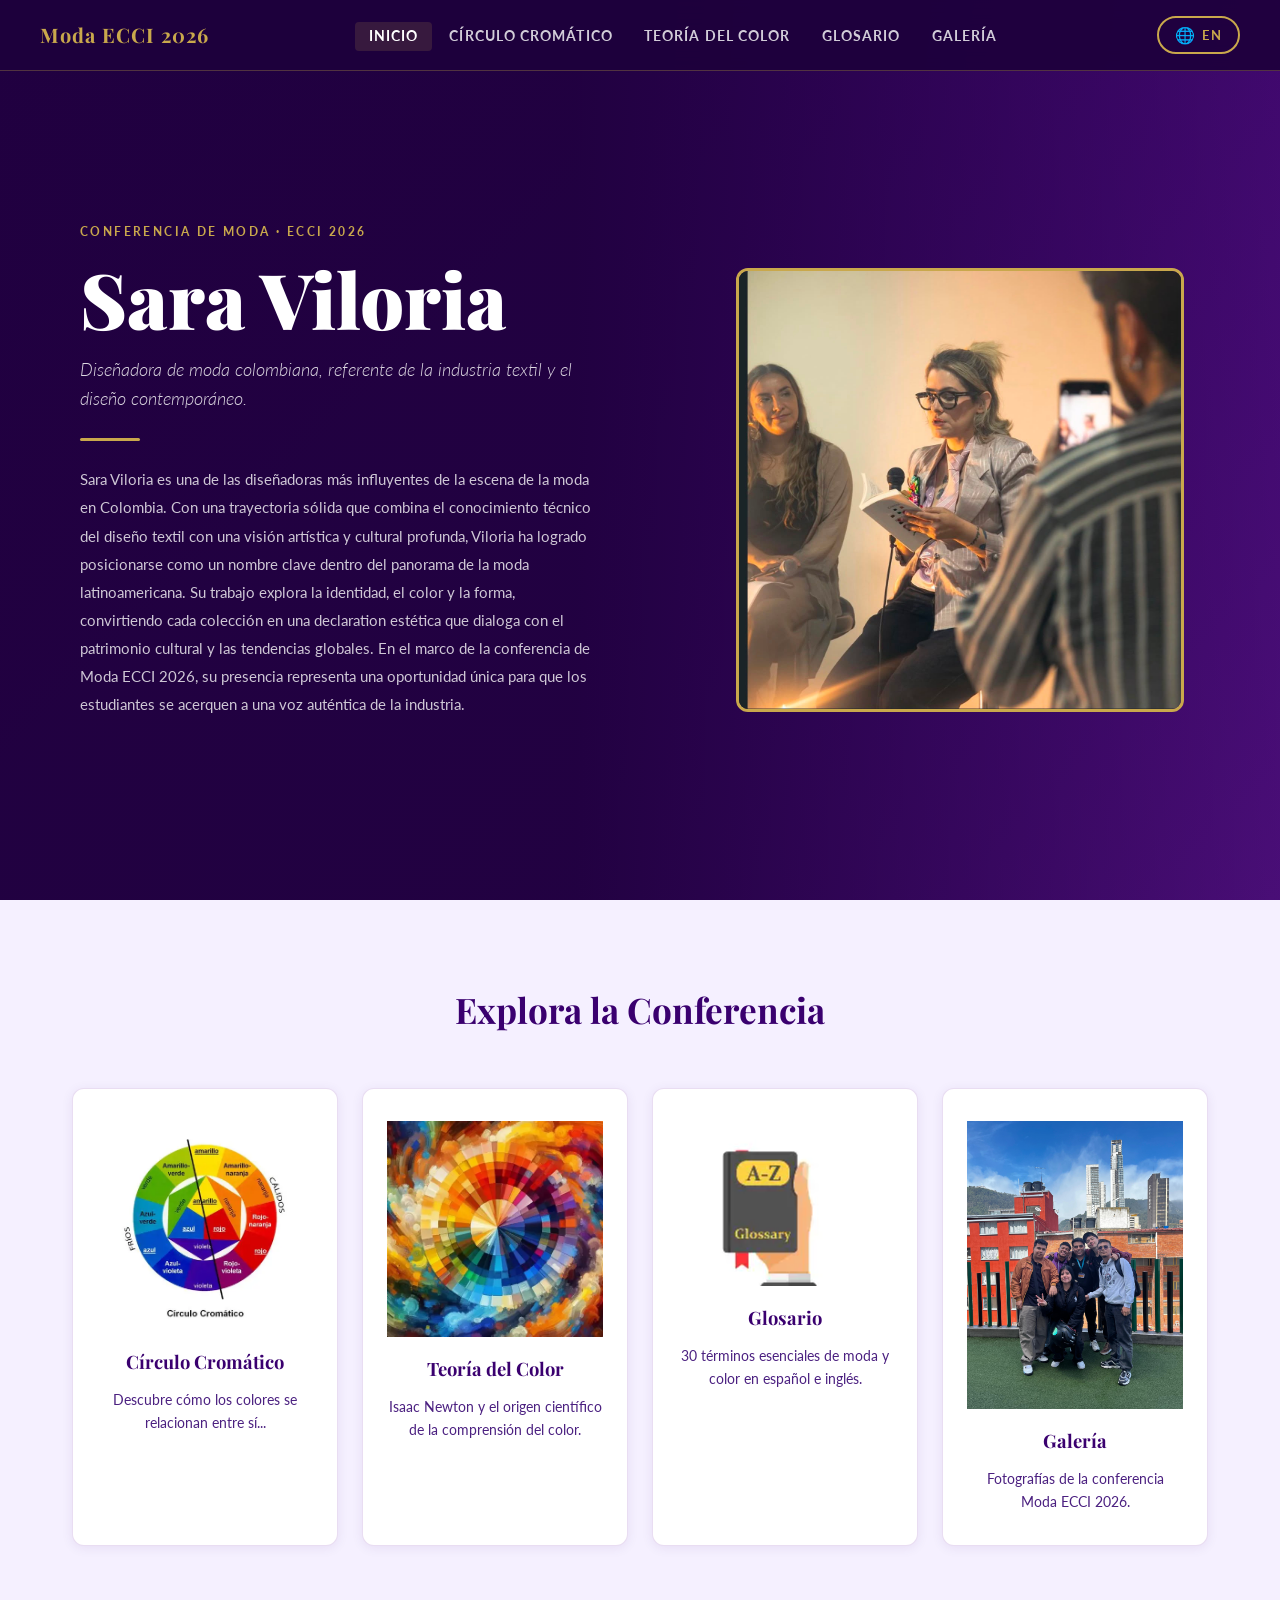
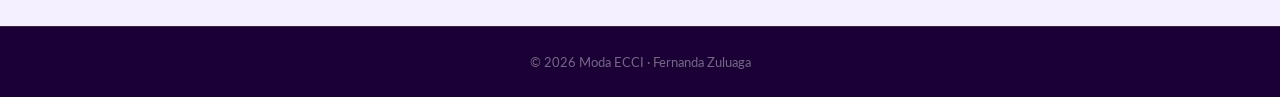
<file: index.html>
<!DOCTYPE html>

<html lang="es">

<head>

  <meta charset="UTF-8" />

  <meta name="viewport" content="width=device-width, initial-scale=1.0" />

  <title data-es="Moda ECCI 2026" data-en="ECCI Fashion 2026">Moda ECCI 2026</title>

  <link rel="stylesheet" href="css/styles.css" />

  <link href="https://fonts.googleapis.com/css2?family=Playfair+Display:ital,wght@0,400;0,700;0,900;1,400&family=Lato:wght@300;400;700&display=swap" rel="stylesheet" />

</head>

<body>



  <!-- ===== NAVBAR ===== -->

  <nav class="navbar" id="navbar">

    <div class="nav-logo">

      <span class="nav-logo-text" data-es="Moda ECCI 2026" data-en="ECCI Fashion 2026">Moda ECCI 2026</span>

    </div>

    <ul class="nav-links" id="navLinks">

      <li><a href="index.html" class="nav-link active" data-es="Inicio" data-en="Home">Inicio</a></li>

      <li><a href="pages/circulo-cromatico.html" class="nav-link" data-es="Círculo Cromático" data-en="Color Wheel">Círculo Cromático</a></li>

      <li><a href="pages/teoria-color.html" class="nav-link" data-es="Teoría del Color" data-en="Color Theory">Teoría del Color</a></li>

      <li><a href="pages/glosario.html" class="nav-link" data-es="Glosario" data-en="Glossary">Glosario</a></li>

      <li><a href="pages/galeria.html" class="nav-link" data-es="Galería" data-en="Gallery">Galería</a></li>

    </ul>

    <button class="lang-btn" id="langBtn" onclick="toggleLang()">

      <span class="lang-icon">🌐</span>

      <span id="langLabel">EN</span>

    </button>

    <button class="hamburger" id="hamburger" onclick="toggleMenu()">&#9776;</button>

  </nav>



 <!-- ===== HERO: SARA VILORIA ===== -->
    <section class="hero" id="hero">
      <div class="hero-overlay"></div>
      <div class="hero-content">
        <p class="hero-eyebrow" data-es="Conferencia de Moda · ECCI 2026" data-en="Fashion Conference · ECCI 2026">Conferencia de Moda · ECCI 2026</p>
        <h1 class="hero-title">Sara Viloria</h1>
        <p class="hero-subtitle" data-es="Diseñadora de moda colombiana, referente de la industria textil y el diseño contemporáneo." data-en="Colombian fashion designer, a benchmark in the textile industry and contemporary design.">
          Diseñadora de moda colombiana, referente de la industria textil y el diseño contemporáneo.
        </p>
        <div class="hero-divider"></div>
        <p class="hero-intro" data-es="Sara Viloria es una de las diseñadoras más influyentes de la escena de la moda en Colombia. Con una trayectoria sólida que combina el conocimiento técnico del diseño textil con una visión artística y cultural profunda, Viloria ha logrado posicionarse como un nombre clave dentro del panorama de la moda latinoamericana. Su trabajo explora la identidad, el color y la forma, convirtiendo cada colección en una declaration estética que dialoga con el patrimonio cultural y las tendencias globales. En el marco de la conferencia de Moda ECCI 2026, su presencia representa una oportunidad única para que los estudiantes se acerquen a una voz auténtica de la industria." data-en="Sara Viloria is one of the most influential designers on the Colombian fashion scene. With a solid career that combines technical knowledge of textile design with a deep artistic and cultural vision, Viloria has positioned herself as a key name in the Latin American fashion landscape. Her work explores identity, color, and form, turning each collection into an aesthetic statement that dialogues with cultural heritage and global trends. As part of the ECCI 2026 Fashion Conference, her presence represents a unique opportunity for students to engage with an authentic voice from the industry.">
          Sara Viloria es una de las diseñadoras más influyentes de la escena de la moda en Colombia. Con una trayectoria sólida que combina el conocimiento técnico del diseño textil con una visión artística y cultural profunda, Viloria ha logrado posicionarse como un nombre clave dentro del panorama de la moda latinoamericana. Su trabajo explora la identidad, el color y la forma, convirtiendo cada colección en una declaración estética que dialoga con el patrimonio cultural y las tendencias globales. En el marco de la conferencia de Moda ECCI 2026, su presencia representa una oportunidad única para que los estudiantes se acerquen a una voz auténtica de la industria.
        </p>
        <!-- El botón que estaba aquí ha sido eliminado -->
      </div>
      
      <div class="hero-img-placeholder">
        <img src="img/sara.png" alt="Sara Viloria" style="max-width: 70%; height: auto; object-fit: cover; border-radius: 12px; border: 3px solid var(--gold); margin: 0 auto;">
      </div>
    </section>

 <!-- ===== SECCIÓN: NAVEGACIÓN RÁPIDA ===== -->
<section class="quick-nav">
  <div class="container">
    <h2 class="section-title" data-es="Explora la Conferencia" data-en="Explore the Conference">Explora la Conferencia</h2>
    
    <div class="cards-grid">

      <!-- TARJETA 1: CÍRCULO CROMÁTICO -->
      <a href="pages/circulo-cromatico.html" class="card">
        <div class="card-icon">
          <img src="img/circulocroma.png" alt="Círculo Cromático" class="card-img" />
        </div>
        <h3 data-es="Círculo Cromático" data-en="Color Wheel">Círculo Cromático</h3>
        <p data-es="Descubre cómo los colores se relacionan entre sí..." data-en="Discover how colors relate...">Descubre cómo los colores se relacionan entre sí y su aplicación en moda.</p>
      </a>

      <!-- TARJETA 2: TEORÍA DEL COLOR -->
      <a href="pages/teoria-color.html" class="card">
        <div class="card-icon">
          <img src="img/teoria.png" alt="Teoría del Color" class="card-img" />
        </div>
        <h3 data-es="Teoría del Color" data-en="Color Theory">Teoría del Color</h3>
        <p data-es="Isaac Newton y el origen científico de la comprensión del color." data-en="Isaac Newton and the scientific origin of understanding color.">Isaac Newton y el origen científico de la comprensión del color.</p>
      </a>

      <!-- TARJETA 3: GLOSARIO -->
      <a href="pages/glosario.html" class="card">
        <div class="card-icon">
          <img src="img/glosario.png" alt="Glosario" class="card-img" />
        </div>
        <h3 data-es="Glosario" data-en="Glossary">Glosario</h3>
        <p data-es="30 términos esenciales de moda y color en español e inglés." data-en="30 essential fashion and color terms in Spanish and English.">30 términos esenciales de moda y color en español e inglés.</p>
      </a>

      <!-- TARJETA 4: GALERÍA -->
      <a href="pages/galeria.html" class="card">
        <div class="card-icon">
          <img src="img/todos.png" alt="Galería" class="card-img" />
        </div>
        <h3 data-es="Galería" data-en="Gallery">Galería</h3>
        <p data-es="Fotografías de la conferencia Moda ECCI 2026." data-en="Photographs from the ECCI 2026 Fashion Conference.">Fotografías de la conferencia Moda ECCI 2026.</p>
      </a>

    </div>
  </div>
</section>
  <!-- ===== FOOTER ===== -->

  <footer class="footer">

    <p data-es="© 2026 Moda ECCI ·  Fernanda Zuluaga " data-en="© 2026 ECCI Fashion · All rights reserved">© 2026 Moda ECCI · Fernanda Zuluaga</p>

  </footer>



  <script src="js/lang.js"></script>

</body>

</html>
</file>
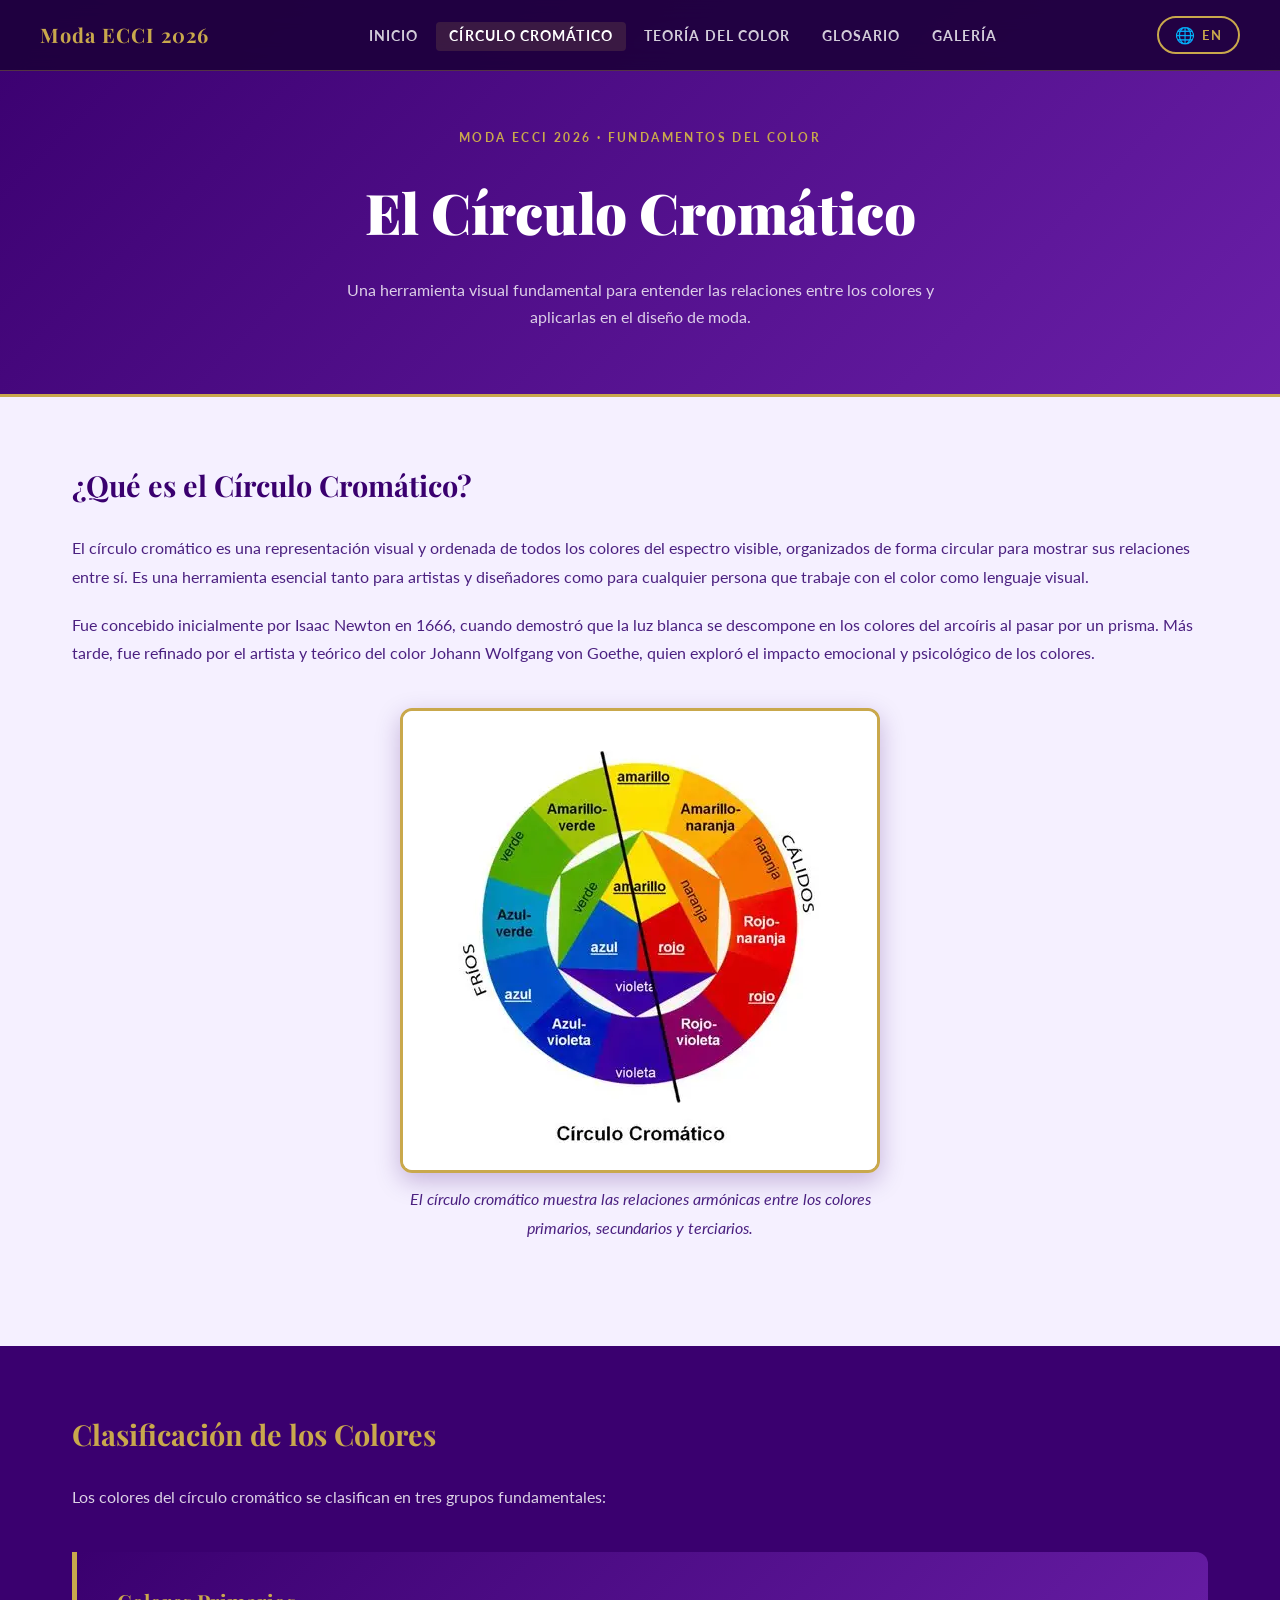
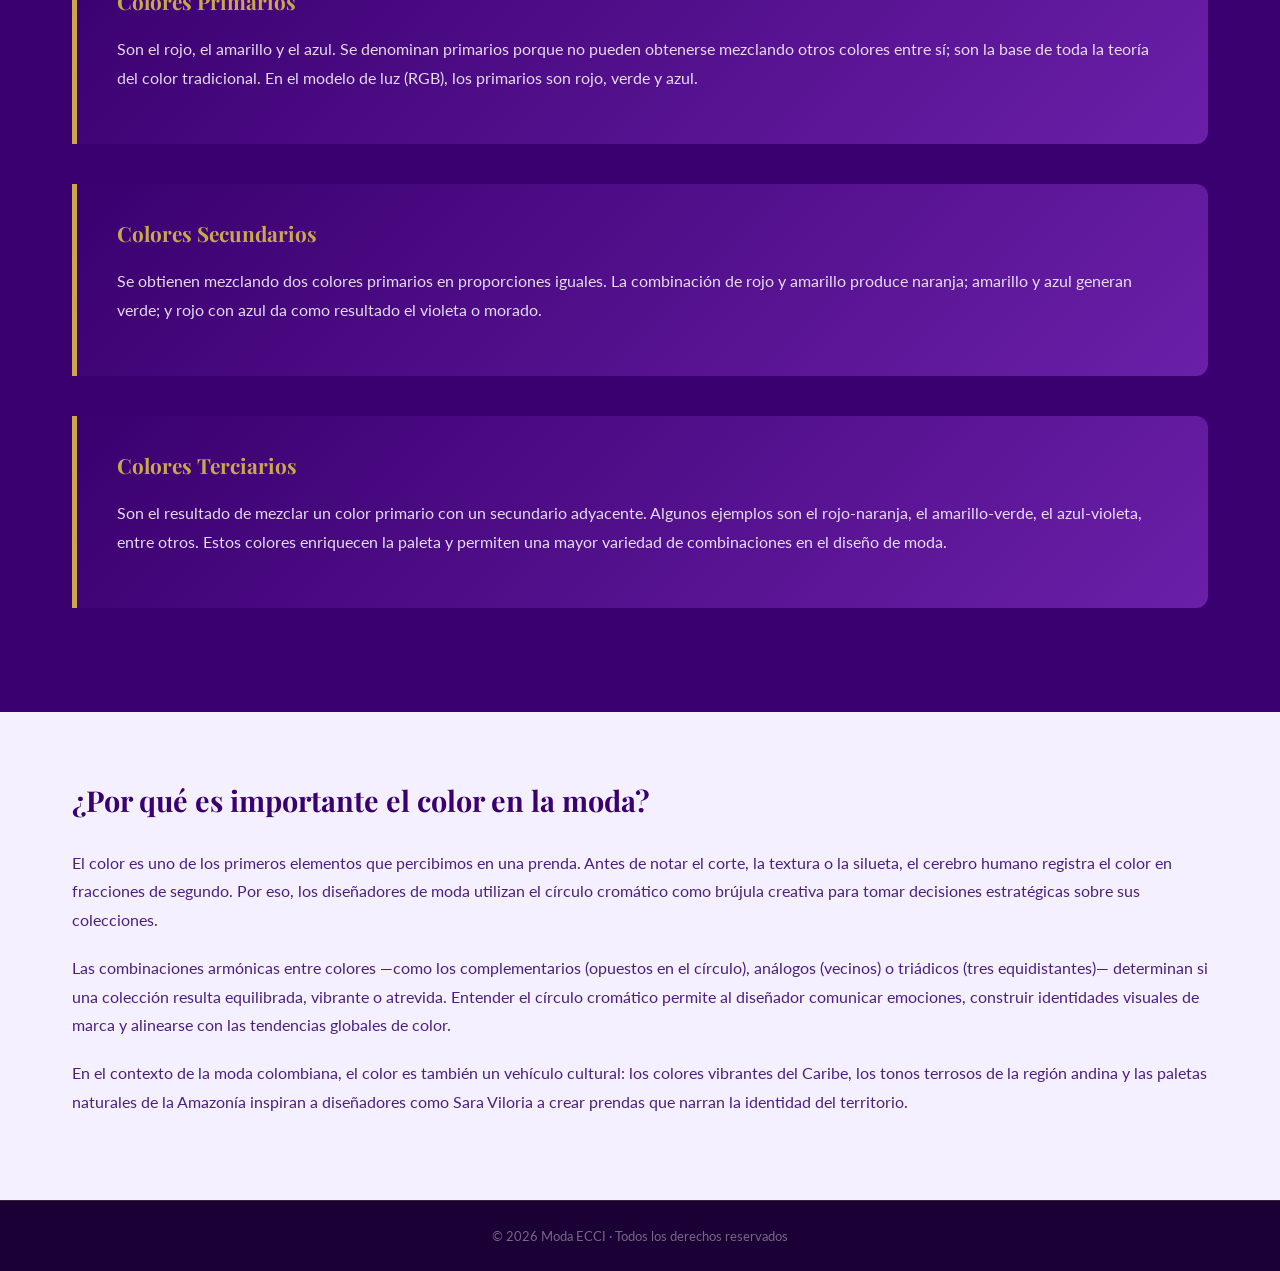
<file: pages/circulo-cromatico.html>
<!DOCTYPE html>
<html lang="es">
<head>
  <meta charset="UTF-8" />
  <meta name="viewport" content="width=device-width, initial-scale=1.0" />
  <title data-es="Círculo Cromático · Moda ECCI 2026" data-en="Color Wheel · ECCI Fashion 2026">Círculo Cromático · Moda ECCI 2026</title>
  <link rel="stylesheet" href="../css/styles.css" />
  <link href="https://fonts.googleapis.com/css2?family=Playfair+Display:ital,wght@0,400;0,700;0,900;1,400&family=Lato:wght@300;400;700&display=swap" rel="stylesheet" />
</head>
<body>

  <!-- NAVBAR -->
  <nav class="navbar" id="navbar">
    <div class="nav-logo">
      <a href="../index.html"><span class="nav-logo-text" data-es="Moda ECCI 2026" data-en="ECCI Fashion 2026">Moda ECCI 2026</span></a>
    </div>
    <ul class="nav-links" id="navLinks">
      <li><a href="../index.html" class="nav-link" data-es="Inicio" data-en="Home">Inicio</a></li>
      <li><a href="circulo-cromatico.html" class="nav-link active" data-es="Círculo Cromático" data-en="Color Wheel">Círculo Cromático</a></li>
      <li><a href="teoria-color.html" class="nav-link" data-es="Teoría del Color" data-en="Color Theory">Teoría del Color</a></li>
      <li><a href="glosario.html" class="nav-link" data-es="Glosario" data-en="Glossary">Glosario</a></li>
      <li><a href="galeria.html" class="nav-link" data-es="Galería" data-en="Gallery">Galería</a></li>
    </ul>
    <button class="lang-btn" id="langBtn" onclick="toggleLang()">
      <span class="lang-icon">🌐</span>
      <span id="langLabel">EN</span>
    </button>
    <button class="hamburger" id="hamburger" onclick="toggleMenu()">&#9776;</button>
  </nav>

  <!-- ENCABEZADO -->
  <header class="page-header">
    <p class="eyebrow" data-es="Moda ECCI 2026 · Fundamentos del Color" data-en="ECCI Fashion 2026 · Color Fundamentals">Moda ECCI 2026 · Fundamentos del Color</p>
    <h1 data-es="El Círculo Cromático" data-en="The Color Wheel">El Círculo Cromático</h1>
    <p data-es="Una herramienta visual fundamental para entender las relaciones entre los colores y aplicarlas en el diseño de moda." data-en="A fundamental visual tool for understanding color relationships and applying them in fashion design.">
      Una herramienta visual fundamental para entender las relaciones entre los colores y aplicarlas en el diseño de moda.
    </p>
  </header>

  <!-- ¿QUÉ ES? -->
  <section class="content-section">
    <div class="container">
      <h2 data-es="¿Qué es el Círculo Cromático?" data-en="What is the Color Wheel?">¿Qué es el Círculo Cromático?</h2>
      <p data-es="El círculo cromático es una representación visual y ordenada de todos los colores del espectro visible, organizados de forma circular para mostrar sus relaciones entre sí. Es una herramienta esencial tanto para artistas y diseñadores como para cualquier persona que trabaje con el color como lenguaje visual." data-en="The color wheel is a visual and organized representation of all colors of the visible spectrum, arranged in a circle to show their relationships to each other. It is an essential tool for artists and designers, as well as anyone who works with color as a visual language.">
        El círculo cromático es una representación visual y ordenada de todos los colores del espectro visible, organizados de forma circular para mostrar sus relaciones entre sí. Es una herramienta esencial tanto para artistas y diseñadores como para cualquier persona que trabaje con el color como lenguaje visual.
      </p>
      <p data-es="Fue concebido inicialmente por Isaac Newton en 1666, cuando demostró que la luz blanca se descompone en los colores del arcoíris al pasar por un prisma. Más tarde, fue refinado por el artista y teórico del color Johann Wolfgang von Goethe, quien exploró el impacto emocional y psicológico de los colores." data-en="It was initially conceived by Isaac Newton in 1666, when he showed that white light decomposes into the colors of the rainbow when passing through a prism. Later, it was refined by artist and color theorist Johann Wolfgang von Goethe, who explored the emotional and psychological impact of colors.">
        Fue concebido inicialmente por Isaac Newton en 1666, cuando demostró que la luz blanca se descompone en los colores del arcoíris al pasar por un prisma. Más tarde, fue refinado por el artista y teórico del color Johann Wolfgang von Goethe, quien exploró el impacto emocional y psicológico de los colores.
      </p>

   <!-- IMAGEN DEL CÍRCULO CROMÁTICO -->
      <div class="img-block">
        <!-- Reemplazamos el placeholder por tu imagen real usando la ruta correcta (../img/) -->
        <img src="../img/circulocroma.png" alt="Círculo Cromático ECCI 2026" />
        
        <p class="img-caption" data-es="El círculo cromático muestra las relaciones armónicas entre los colores primarios, secundarios y terciarios." data-en="The color wheel shows the harmonic relationships between primary, secondary, and tertiary colors.">
          El círculo cromático muestra las relaciones armónicas entre los colores primarios, secundarios y terciarios.
        </p>
      </div>
    </div>
  </section>

  <!-- TIPOS DE COLORES -->
  <section class="content-section dark">
    <div class="container">
      <h2 data-es="Clasificación de los Colores" data-en="Color Classification">Clasificación de los Colores</h2>

      <p data-es="Los colores del círculo cromático se clasifican en tres grupos fundamentales:" data-en="The colors of the color wheel are classified into three fundamental groups:">
        Los colores del círculo cromático se clasifican en tres grupos fundamentales:
      </p>

      <div class="highlight-box">
        <h3 data-es="Colores Primarios" data-en="Primary Colors">Colores Primarios</h3>
        <p data-es="Son el rojo, el amarillo y el azul. Se denominan primarios porque no pueden obtenerse mezclando otros colores entre sí; son la base de toda la teoría del color tradicional. En el modelo de luz (RGB), los primarios son rojo, verde y azul." data-en="These are red, yellow, and blue. They are called primary because they cannot be obtained by mixing other colors; they are the foundation of all traditional color theory. In the light model (RGB), the primaries are red, green, and blue.">
          Son el rojo, el amarillo y el azul. Se denominan primarios porque no pueden obtenerse mezclando otros colores entre sí; son la base de toda la teoría del color tradicional. En el modelo de luz (RGB), los primarios son rojo, verde y azul.
        </p>
      </div>

      <div class="highlight-box">
        <h3 data-es="Colores Secundarios" data-en="Secondary Colors">Colores Secundarios</h3>
        <p data-es="Se obtienen mezclando dos colores primarios en proporciones iguales. La combinación de rojo y amarillo produce naranja; amarillo y azul generan verde; y rojo con azul da como resultado el violeta o morado." data-en="They are obtained by mixing two primary colors in equal proportions. The combination of red and yellow produces orange; yellow and blue generate green; and red with blue results in violet or purple.">
          Se obtienen mezclando dos colores primarios en proporciones iguales. La combinación de rojo y amarillo produce naranja; amarillo y azul generan verde; y rojo con azul da como resultado el violeta o morado.
        </p>
      </div>

      <div class="highlight-box">
        <h3 data-es="Colores Terciarios" data-en="Tertiary Colors">Colores Terciarios</h3>
        <p data-es="Son el resultado de mezclar un color primario con un secundario adyacente. Algunos ejemplos son el rojo-naranja, el amarillo-verde, el azul-violeta, entre otros. Estos colores enriquecen la paleta y permiten una mayor variedad de combinaciones en el diseño de moda." data-en="They result from mixing a primary color with an adjacent secondary color. Some examples are red-orange, yellow-green, blue-violet, among others. These colors enrich the palette and allow for a greater variety of combinations in fashion design.">
          Son el resultado de mezclar un color primario con un secundario adyacente. Algunos ejemplos son el rojo-naranja, el amarillo-verde, el azul-violeta, entre otros. Estos colores enriquecen la paleta y permiten una mayor variedad de combinations en el diseño de moda.
        </p>
      </div>
    </div>
  </section>

  <!-- POR QUÉ ES IMPORTANTE -->
  <section class="content-section">
    <div class="container">
      <h2 data-es="¿Por qué es importante el color en la moda?" data-en="Why is color important in fashion?">¿Por qué es importante el color en la moda?</h2>
      <p data-es="El color es uno de los primeros elementos que percibimos en una prenda. Antes de notar el corte, la textura o la silueta, el cerebro humano registra el color en fracciones de segundo. Por eso, los diseñadores de moda utilizan el círculo cromático como brújula creativa para tomar decisiones estratégicas sobre sus colecciones." data-en="Color is one of the first elements we perceive in a garment. Before noticing the cut, texture, or silhouette, the human brain registers color in fractions of a second. That's why fashion designers use the color wheel as a creative compass to make strategic decisions about their collections.">
        El color es uno de los primeros elementos que percibimos en una prenda. Antes de notar el corte, la textura o la silueta, el cerebro humano registra el color en fracciones de segundo. Por eso, los diseñadores de moda utilizan el círculo cromático como brújula creativa para tomar decisiones estratégicas sobre sus colecciones.
      </p>
      <p data-es="Las combinaciones armónicas entre colores —como los complementarios (opuestos en el círculo), análogos (vecinos) o triádicos (tres equidistantes)— determinan si una colección resulta equilibrada, vibrante o atrevida. Entender el círculo cromático permite al diseñador comunicar emociones, construir identidades visuales de marca y alinearse con las tendencias globales de color." data-en="Harmonic combinations between colors — such as complementary (opposites on the wheel), analogous (neighbors), or triadic (three equidistant) — determine whether a collection feels balanced, vibrant, or bold. Understanding the color wheel allows the designer to communicate emotions, build visual brand identities, and align with global color trends.">
        Las combinaciones armónicas entre colores —como los complementarios (opuestos en el círculo), análogos (vecinos) o triádicos (tres equidistantes)— determinan si una colección resulta equilibrada, vibrante o atrevida. Entender el círculo cromático permite al diseñador comunicar emociones, construir identidades visuales de marca y alinearse con las tendencias globales de color.
      </p>
      <p data-es="En el contexto de la moda colombiana, el color es también un vehículo cultural: los colores vibrantes del Caribe, los tonos terrosos de la región andina y las paletas naturales de la Amazonía inspiran a diseñadores como Sara Viloria a crear prendas que narran la identidad del territorio." data-en="In the context of Colombian fashion, color is also a cultural vehicle: the vibrant colors of the Caribbean, the earthy tones of the Andean region, and the natural palettes of the Amazon inspire designers like Sara Viloria to create garments that narrate the identity of the territory.">
        En el contexto de la moda colombiana, el color es también un vehículo cultural: los colores vibrantes del Caribe, los tonos terrosos de la región andina y las paletas naturales de la Amazonía inspiran a diseñadores como Sara Viloria a crear prendas que narran la identidad del territorio.
      </p>
    </div>
  </section>

  <footer class="footer">
    <p data-es="© 2026 Moda ECCI · Todos los derechos reservados" data-en="© 2026 ECCI Fashion · All rights reserved">© 2026 Moda ECCI · Todos los derechos reservados</p>
  </footer>

  <script src="../js/lang.js"></script>
</body>
</html>
</file>
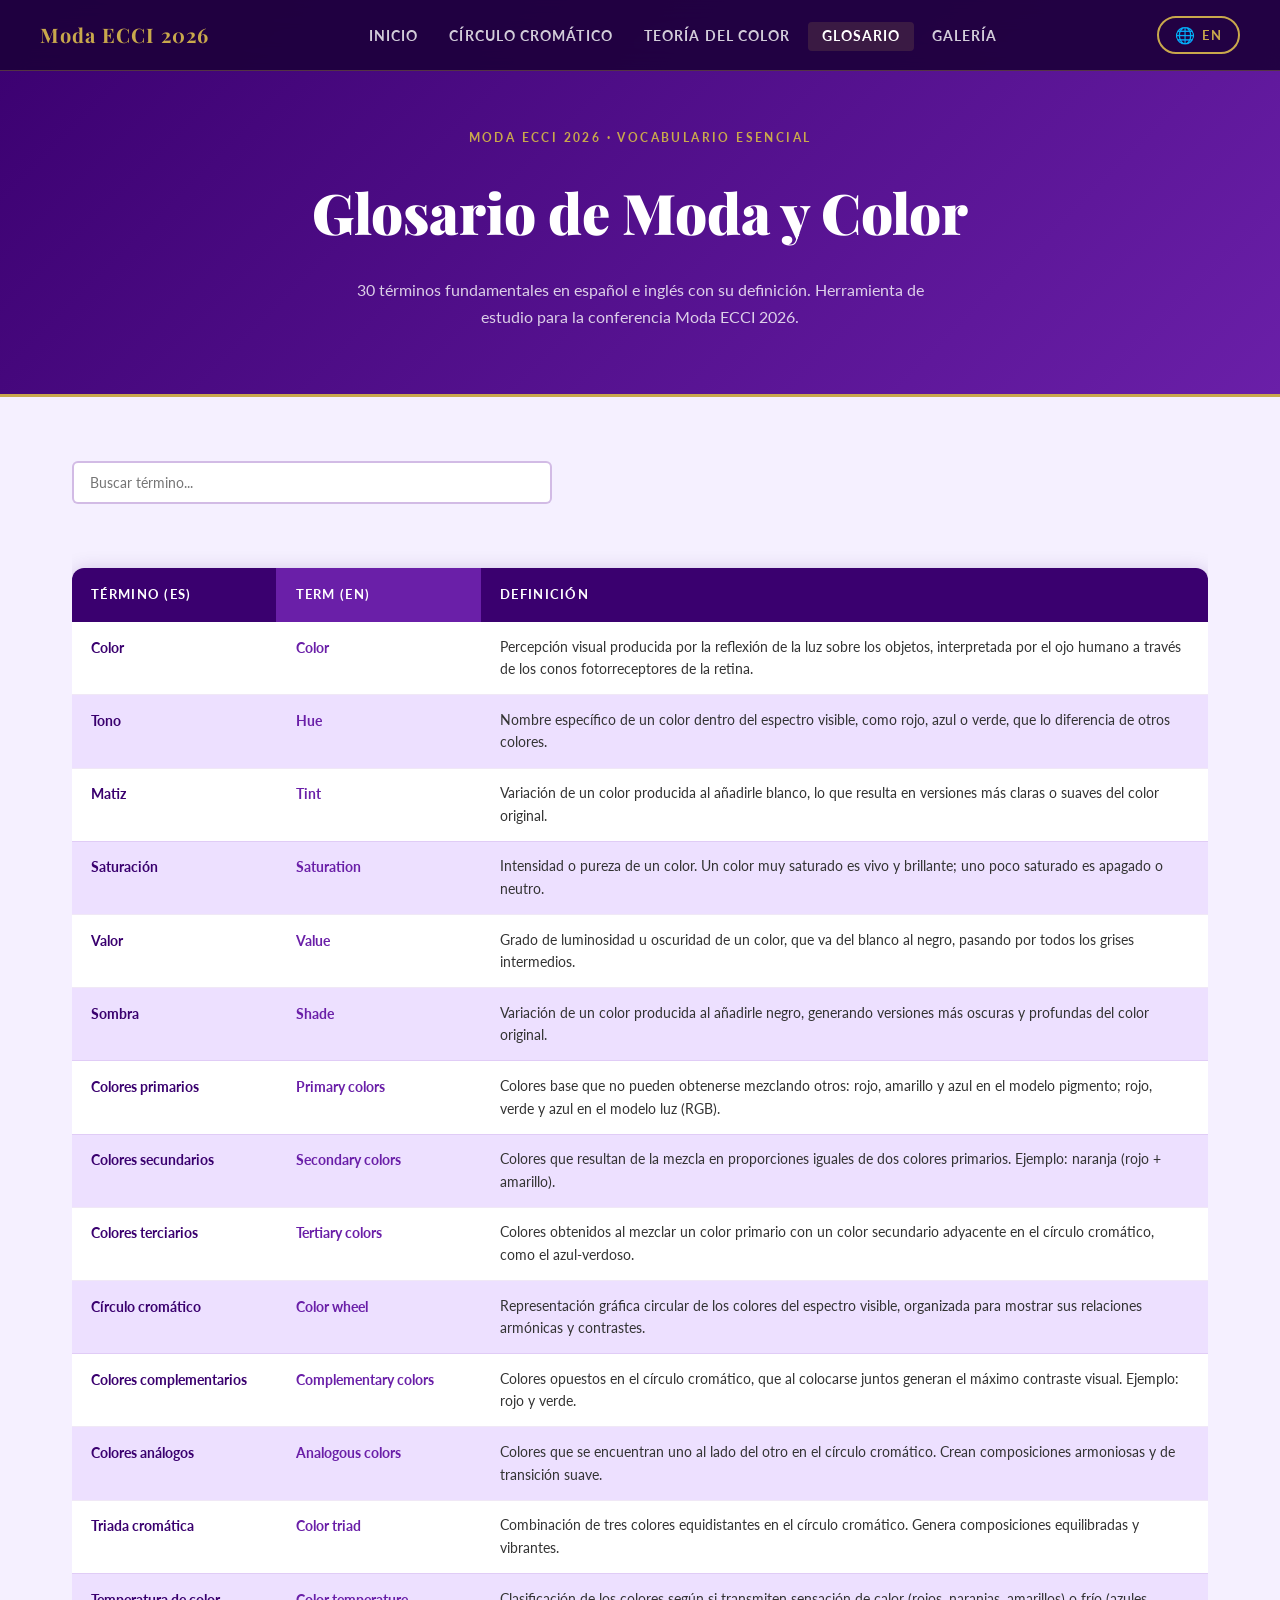
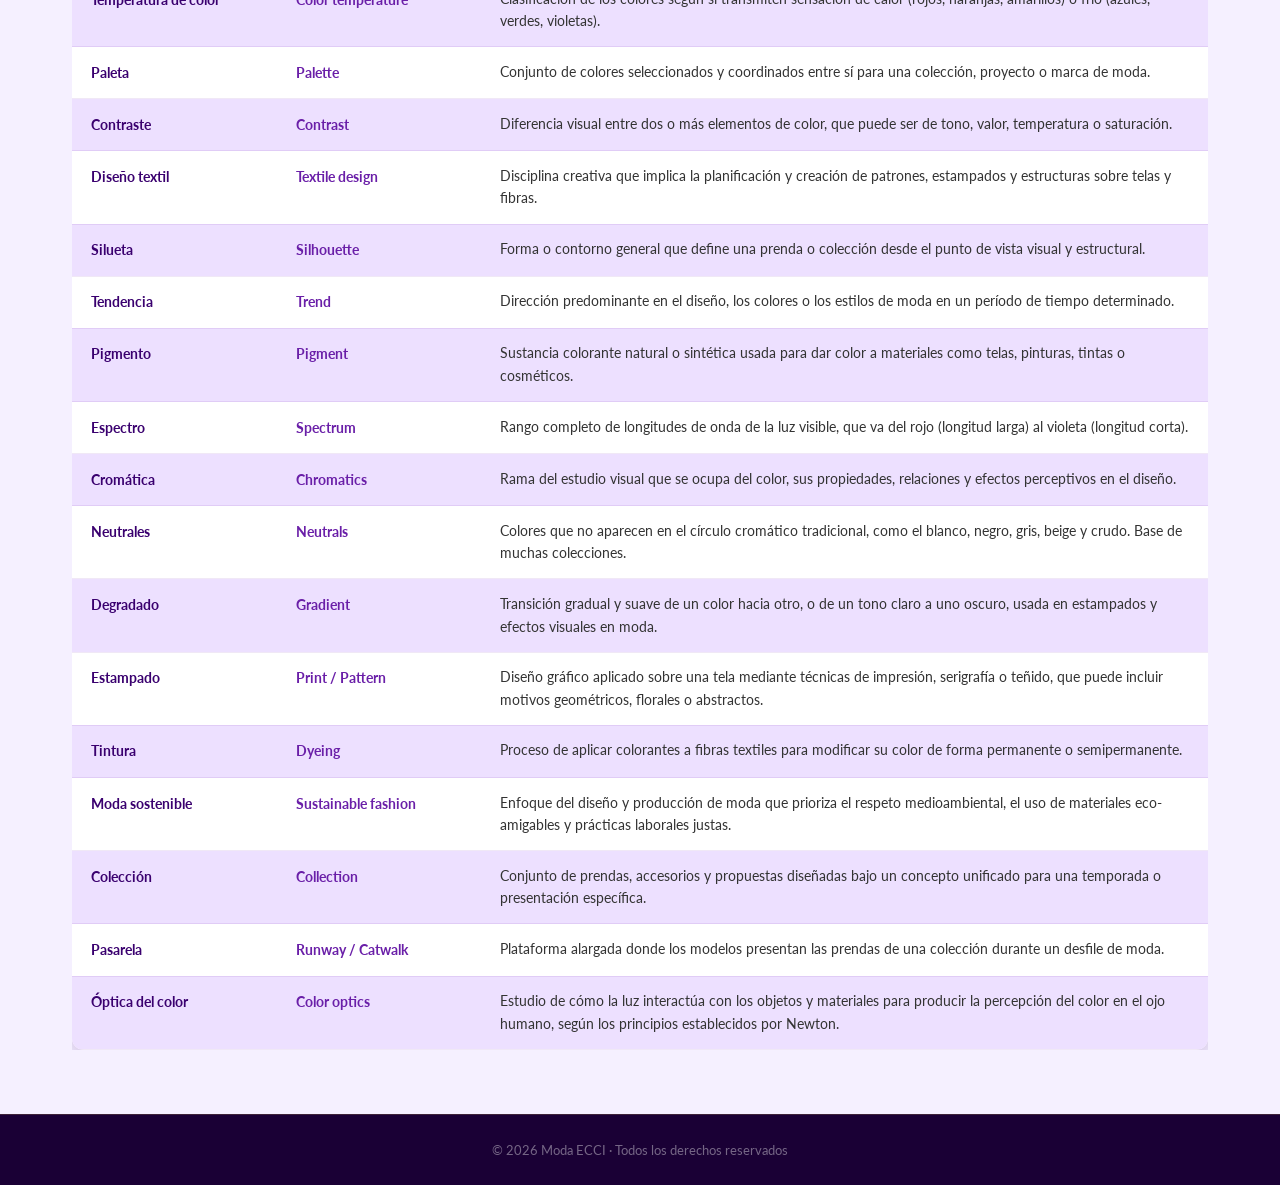
<file: pages/glosario.html>
<!DOCTYPE html>
<html lang="es">
<head>
  <meta charset="UTF-8" />
  <meta name="viewport" content="width=device-width, initial-scale=1.0" />
  <title data-es="Glosario · Moda ECCI 2026" data-en="Glossary · ECCI Fashion 2026">Glosario · Moda ECCI 2026</title>
  <link rel="stylesheet" href="../css/styles.css" />
  <link href="https://fonts.googleapis.com/css2?family=Playfair+Display:ital,wght@0,400;0,700;0,900;1,400&family=Lato:wght@300;400;700&display=swap" rel="stylesheet" />
  <style>
    .glosario-wrapper { padding: 4rem 0; background: var(--white-soft); }
    .search-bar {
      display: flex;
      gap: 0.75rem;
      margin-bottom: 2rem;
      max-width: 480px;
    }
    .search-bar input {
      flex: 1;
      padding: 0.7rem 1rem;
      border: 2px solid rgba(106,31,168,0.3);
      border-radius: 6px;
      font-family: var(--font-body);
      font-size: 0.9rem;
      color: var(--text-dark);
      background: var(--white);
      outline: none;
      transition: border-color 0.2s;
    }
    .search-bar input:focus { border-color: var(--purple-mid); }
    .no-results { text-align:center; padding: 2rem; color: var(--text-mid); font-style: italic; display: none; }
  </style>
</head>
<body>

  <!-- NAVBAR -->
  <nav class="navbar" id="navbar">
    <div class="nav-logo">
      <a href="../index.html"><span class="nav-logo-text" data-es="Moda ECCI 2026" data-en="ECCI Fashion 2026">Moda ECCI 2026</span></a>
    </div>
    <ul class="nav-links" id="navLinks">
      <li><a href="../index.html" class="nav-link" data-es="Inicio" data-en="Home">Inicio</a></li>
      <li><a href="circulo-cromatico.html" class="nav-link" data-es="Círculo Cromático" data-en="Color Wheel">Círculo Cromático</a></li>
      <li><a href="teoria-color.html" class="nav-link" data-es="Teoría del Color" data-en="Color Theory">Teoría del Color</a></li>
      <li><a href="glosario.html" class="nav-link active" data-es="Glosario" data-en="Glossary">Glosario</a></li>
      <li><a href="galeria.html" class="nav-link" data-es="Galería" data-en="Gallery">Galería</a></li>
    </ul>
    <button class="lang-btn" id="langBtn" onclick="toggleLang()">
      <span class="lang-icon">🌐</span>
      <span id="langLabel">EN</span>
    </button>
    <button class="hamburger" id="hamburger" onclick="toggleMenu()">&#9776;</button>
  </nav>

  <!-- ENCABEZADO -->
  <header class="page-header">
    <p class="eyebrow" data-es="Moda ECCI 2026 · Vocabulario Esencial" data-en="ECCI Fashion 2026 · Essential Vocabulary">Moda ECCI 2026 · Vocabulario Esencial</p>
    <h1 data-es="Glosario de Moda y Color" data-en="Fashion and Color Glossary">Glosario de Moda y Color</h1>
    <p data-es="30 términos fundamentales en español e inglés con su definición. Herramienta de estudio para la conferencia Moda ECCI 2026." data-en="30 fundamental terms in Spanish and English with their definition. Study tool for the ECCI 2026 Fashion Conference.">
      30 términos fundamentales en español e inglés con su definición. Herramienta de estudio para la conferencia Moda ECCI 2026.
    </p>
  </header>

  <!-- GLOSARIO -->
  <section class="glosario-wrapper">
    <div class="container">
      <div class="search-bar">
        <input type="text" id="searchInput" placeholder="Buscar término..." oninput="filterTable()" data-es-placeholder="Buscar término..." data-en-placeholder="Search term..." />
      </div>

      <div style="overflow-x:auto;">
        <table class="glosario-table" id="glosarioTable">
          <thead>
            <tr>
              <th data-es="Término (ES)" data-en="Term (ES)">Término (ES)</th>
              <th data-es="Term (EN)" data-en="Term (EN)">Term (EN)</th>
              <th data-es="Definición" data-en="Definition">Definición</th>
            </tr>
          </thead>
          <tbody>
            <tr><td>Color</td><td>Color</td><td>Percepción visual producida por la reflexión de la luz sobre los objetos, interpretada por el ojo humano a través de los conos fotorreceptores de la retina.</td></tr>
            <tr><td>Tono</td><td>Hue</td><td>Nombre específico de un color dentro del espectro visible, como rojo, azul o verde, que lo diferencia de otros colores.</td></tr>
            <tr><td>Matiz</td><td>Tint</td><td>Variación de un color producida al añadirle blanco, lo que resulta en versiones más claras o suaves del color original.</td></tr>
            <tr><td>Saturación</td><td>Saturation</td><td>Intensidad o pureza de un color. Un color muy saturado es vivo y brillante; uno poco saturado es apagado o neutro.</td></tr>
            <tr><td>Valor</td><td>Value</td><td>Grado de luminosidad u oscuridad de un color, que va del blanco al negro, pasando por todos los grises intermedios.</td></tr>
            <tr><td>Sombra</td><td>Shade</td><td>Variación de un color producida al añadirle negro, generando versiones más oscuras y profundas del color original.</td></tr>
            <tr><td>Colores primarios</td><td>Primary colors</td><td>Colores base que no pueden obtenerse mezclando otros: rojo, amarillo y azul en el modelo pigmento; rojo, verde y azul en el modelo luz (RGB).</td></tr>
            <tr><td>Colores secundarios</td><td>Secondary colors</td><td>Colores que resultan de la mezcla en proporciones iguales de dos colores primarios. Ejemplo: naranja (rojo + amarillo).</td></tr>
            <tr><td>Colores terciarios</td><td>Tertiary colors</td><td>Colores obtenidos al mezclar un color primario con un color secundario adyacente en el círculo cromático, como el azul-verdoso.</td></tr>
            <tr><td>Círculo cromático</td><td>Color wheel</td><td>Representación gráfica circular de los colores del espectro visible, organizada para mostrar sus relaciones armónicas y contrastes.</td></tr>
            <tr><td>Colores complementarios</td><td>Complementary colors</td><td>Colores opuestos en el círculo cromático, que al colocarse juntos generan el máximo contraste visual. Ejemplo: rojo y verde.</td></tr>
            <tr><td>Colores análogos</td><td>Analogous colors</td><td>Colores que se encuentran uno al lado del otro en el círculo cromático. Crean composiciones armoniosas y de transición suave.</td></tr>
            <tr><td>Triada cromática</td><td>Color triad</td><td>Combinación de tres colores equidistantes en el círculo cromático. Genera composiciones equilibradas y vibrantes.</td></tr>
            <tr><td>Temperatura de color</td><td>Color temperature</td><td>Clasificación de los colores según si transmiten sensación de calor (rojos, naranjas, amarillos) o frío (azules, verdes, violetas).</td></tr>
            <tr><td>Paleta</td><td>Palette</td><td>Conjunto de colores seleccionados y coordinados entre sí para una colección, proyecto o marca de moda.</td></tr>
            <tr><td>Contraste</td><td>Contrast</td><td>Diferencia visual entre dos o más elementos de color, que puede ser de tono, valor, temperatura o saturación.</td></tr>
            <tr><td>Diseño textil</td><td>Textile design</td><td>Disciplina creativa que implica la planificación y creación de patrones, estampados y estructuras sobre telas y fibras.</td></tr>
            <tr><td>Silueta</td><td>Silhouette</td><td>Forma o contorno general que define una prenda o colección desde el punto de vista visual y estructural.</td></tr>
            <tr><td>Tendencia</td><td>Trend</td><td>Dirección predominante en el diseño, los colores o los estilos de moda en un período de tiempo determinado.</td></tr>
            <tr><td>Pigmento</td><td>Pigment</td><td>Sustancia colorante natural o sintética usada para dar color a materiales como telas, pinturas, tintas o cosméticos.</td></tr>
            <tr><td>Espectro</td><td>Spectrum</td><td>Rango completo de longitudes de onda de la luz visible, que va del rojo (longitud larga) al violeta (longitud corta).</td></tr>
            <tr><td>Cromática</td><td>Chromatics</td><td>Rama del estudio visual que se ocupa del color, sus propiedades, relaciones y efectos perceptivos en el diseño.</td></tr>
            <tr><td>Neutrales</td><td>Neutrals</td><td>Colores que no aparecen en el círculo cromático tradicional, como el blanco, negro, gris, beige y crudo. Base de muchas colecciones.</td></tr>
            <tr><td>Degradado</td><td>Gradient</td><td>Transición gradual y suave de un color hacia otro, o de un tono claro a uno oscuro, usada en estampados y efectos visuales en moda.</td></tr>
            <tr><td>Estampado</td><td>Print / Pattern</td><td>Diseño gráfico aplicado sobre una tela mediante técnicas de impresión, serigrafía o teñido, que puede incluir motivos geométricos, florales o abstractos.</td></tr>
            <tr><td>Tintura</td><td>Dyeing</td><td>Proceso de aplicar colorantes a fibras textiles para modificar su color de forma permanente o semipermanente.</td></tr>
            <tr><td>Moda sostenible</td><td>Sustainable fashion</td><td>Enfoque del diseño y producción de moda que prioriza el respeto medioambiental, el uso de materiales eco-amigables y prácticas laborales justas.</td></tr>
            <tr><td>Colección</td><td>Collection</td><td>Conjunto de prendas, accesorios y propuestas diseñadas bajo un concepto unificado para una temporada o presentación específica.</td></tr>
            <tr><td>Pasarela</td><td>Runway / Catwalk</td><td>Plataforma alargada donde los modelos presentan las prendas de una colección durante un desfile de moda.</td></tr>
            <tr><td>Óptica del color</td><td>Color optics</td><td>Estudio de cómo la luz interactúa con los objetos y materiales para producir la percepción del color en el ojo humano, según los principios establecidos por Newton.</td></tr>
          </tbody>
        </table>
      </div>
      <p class="no-results" id="noResults" data-es="No se encontraron resultados para tu búsqueda." data-en="No results found for your search.">No se encontraron resultados para tu búsqueda.</p>
    </div>
  </section>

  <footer class="footer">
    <p data-es="© 2026 Moda ECCI · Todos los derechos reservados" data-en="© 2026 ECCI Fashion · All rights reserved">© 2026 Moda ECCI · Todos los derechos reservados</p>
  </footer>

  <script src="../js/lang.js"></script>
  <script>
    function filterTable() {
      const q = document.getElementById('searchInput').value.toLowerCase();
      const rows = document.querySelectorAll('#glosarioTable tbody tr');
      let found = 0;
      rows.forEach(row => {
        const text = row.textContent.toLowerCase();
        const show = text.includes(q);
        row.style.display = show ? '' : 'none';
        if (show) found++;
      });
      document.getElementById('noResults').style.display = found === 0 ? 'block' : 'none';
    }
  </script>
</body>
</html>
</file>
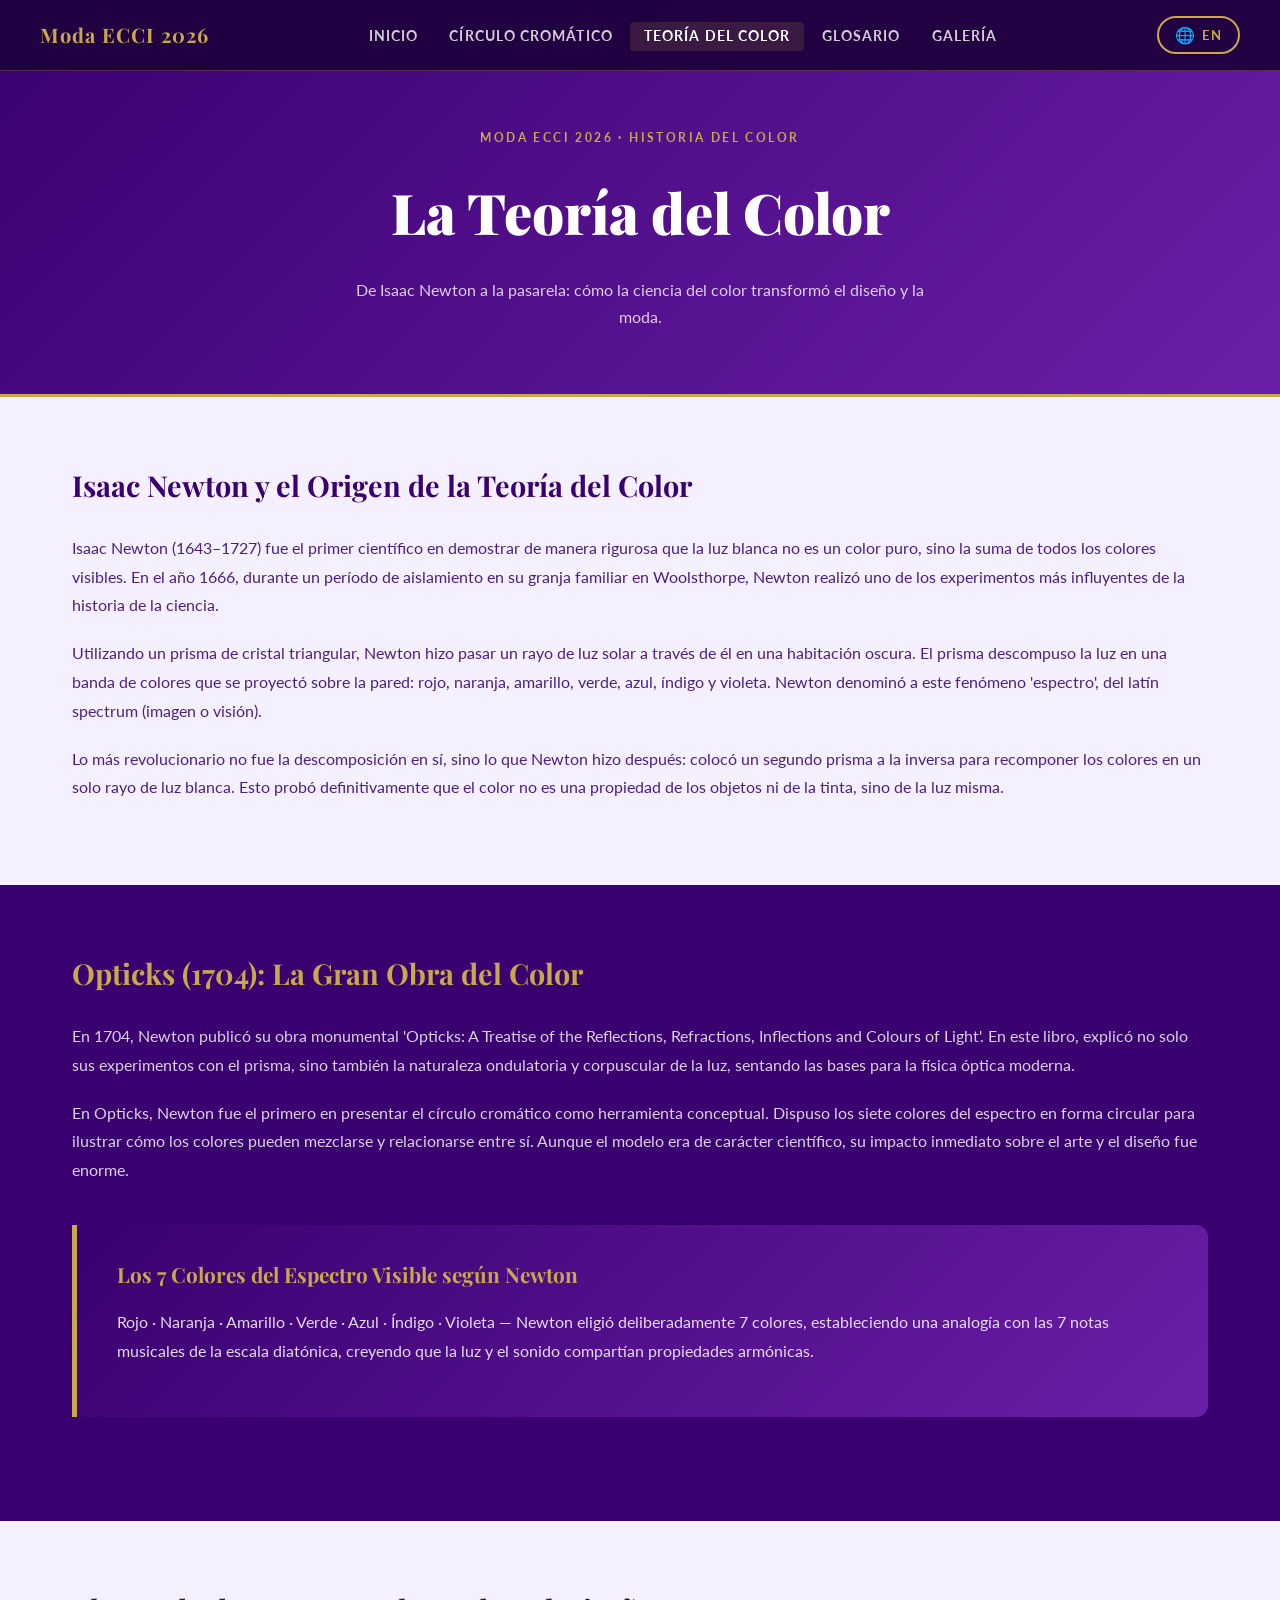
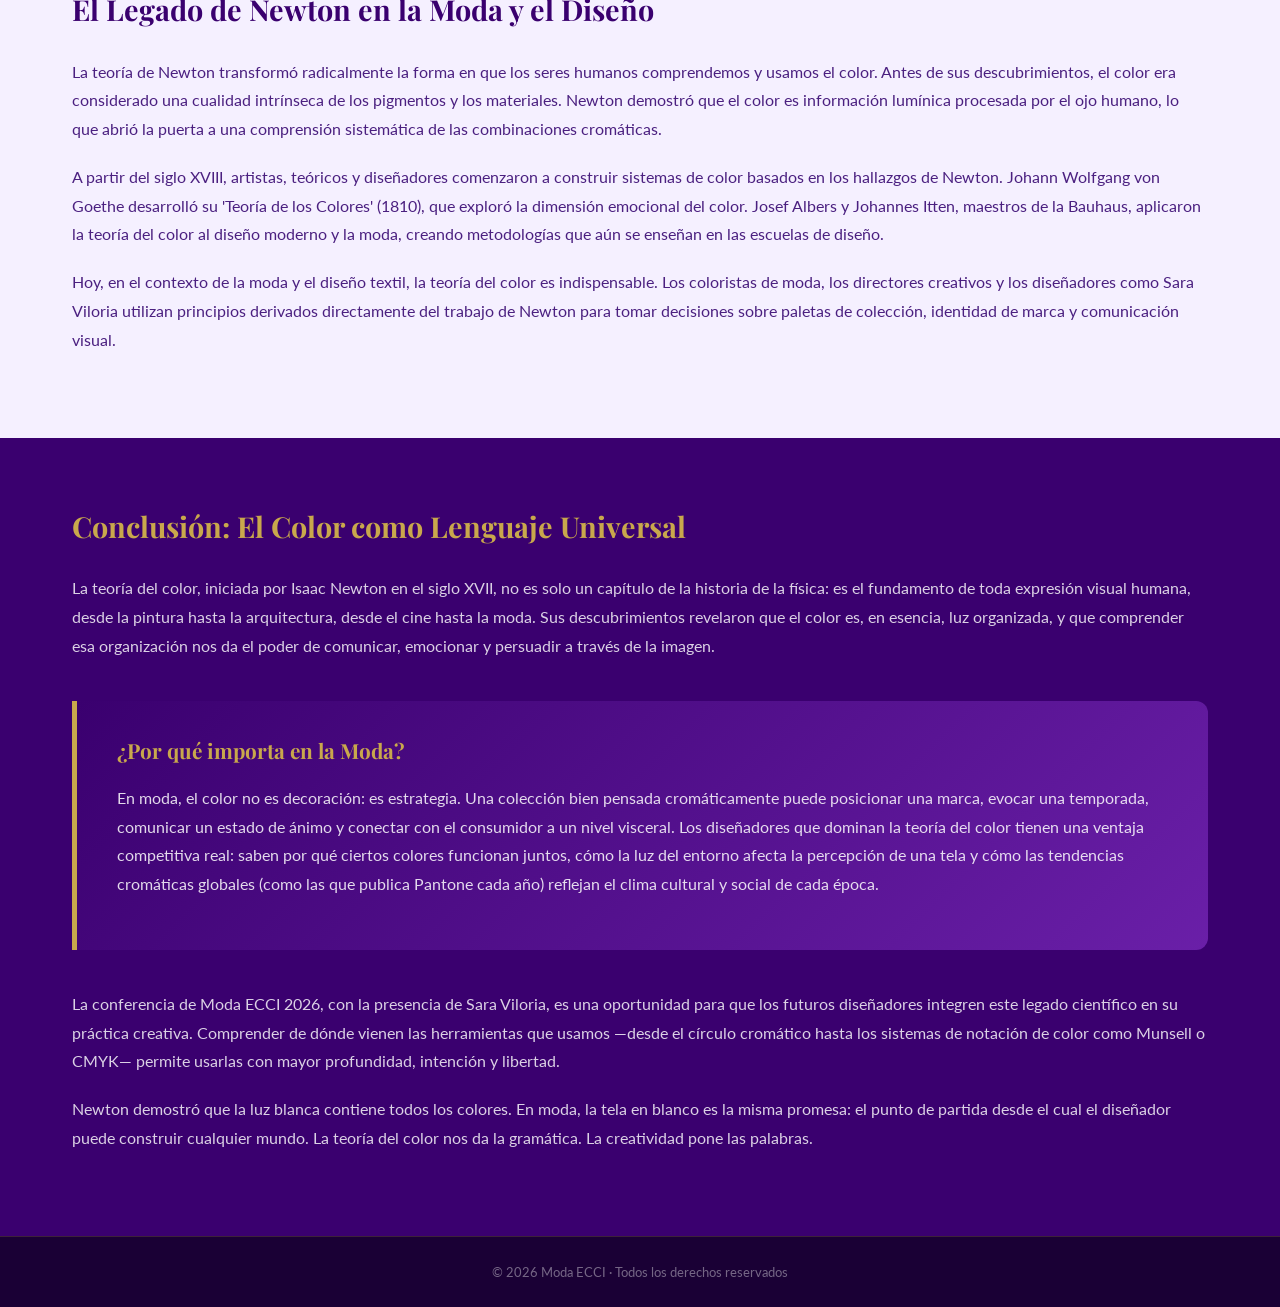
<file: pages/teoria-color.html>
<!DOCTYPE html>
<html lang="es">
<head>
  <meta charset="UTF-8" />
  <meta name="viewport" content="width=device-width, initial-scale=1.0" />
  <title data-es="Teoría del Color · Moda ECCI 2026" data-en="Color Theory · ECCI Fashion 2026">Teoría del Color · Moda ECCI 2026</title>
  <link rel="stylesheet" href="../css/styles.css" />
  <link href="https://fonts.googleapis.com/css2?family=Playfair+Display:ital,wght@0,400;0,700;0,900;1,400&family=Lato:wght@300;400;700&display=swap" rel="stylesheet" />
</head>
<body>

  <!-- NAVBAR -->
  <nav class="navbar" id="navbar">
    <div class="nav-logo">
      <a href="../index.html"><span class="nav-logo-text" data-es="Moda ECCI 2026" data-en="ECCI Fashion 2026">Moda ECCI 2026</span></a>
    </div>
    <ul class="nav-links" id="navLinks">
      <li><a href="../index.html" class="nav-link" data-es="Inicio" data-en="Home">Inicio</a></li>
      <li><a href="circulo-cromatico.html" class="nav-link" data-es="Círculo Cromático" data-en="Color Wheel">Círculo Cromático</a></li>
      <li><a href="teoria-color.html" class="nav-link active" data-es="Teoría del Color" data-en="Color Theory">Teoría del Color</a></li>
      <li><a href="glosario.html" class="nav-link" data-es="Glosario" data-en="Glossary">Glosario</a></li>
      <li><a href="galeria.html" class="nav-link" data-es="Galería" data-en="Gallery">Galería</a></li>
    </ul>
    <button class="lang-btn" id="langBtn" onclick="toggleLang()">
      <span class="lang-icon">🌐</span>
      <span id="langLabel">EN</span>
    </button>
    <button class="hamburger" id="hamburger" onclick="toggleMenu()">&#9776;</button>
  </nav>

  <!-- ENCABEZADO -->
  <header class="page-header">
    <p class="eyebrow" data-es="Moda ECCI 2026 · Historia del Color" data-en="ECCI Fashion 2026 · History of Color">Moda ECCI 2026 · Historia del Color</p>
    <h1 data-es="La Teoría del Color" data-en="Color Theory">La Teoría del Color</h1>
    <p data-es="De Isaac Newton a la pasarela: cómo la ciencia del color transformó el diseño y la moda." data-en="From Isaac Newton to the runway: how the science of color transformed design and fashion.">
      De Isaac Newton a la pasarela: cómo la ciencia del color transformó el diseño y la moda.
    </p>
  </header>

  <!-- ISAAC NEWTON -->
  <section class="content-section">
    <div class="container">
      <h2 data-es="Isaac Newton y el Origen de la Teoría del Color" data-en="Isaac Newton and the Origin of Color Theory">Isaac Newton y el Origen de la Teoría del Color</h2>
      <p data-es="Isaac Newton (1643–1727) fue el primer científico en demostrar de manera rigurosa que la luz blanca no es un color puro, sino la suma de todos los colores visibles. En el año 1666, durante un período de aislamiento en su granja familiar en Woolsthorpe, Newton realizó uno de los experimentos más influyentes de la historia de la ciencia." data-en="Isaac Newton (1643–1727) was the first scientist to rigorously demonstrate that white light is not a pure color, but the sum of all visible colors. In 1666, during a period of isolation at his family farm in Woolsthorpe, Newton conducted one of the most influential experiments in the history of science.">
        Isaac Newton (1643–1727) fue el primer científico en demostrar de manera rigurosa que la luz blanca no es un color puro, sino la suma de todos los colores visibles. En el año 1666, durante un período de aislamiento en su granja familiar en Woolsthorpe, Newton realizó uno de los experimentos más influyentes de la historia de la ciencia.
      </p>
      <p data-es="Utilizando un prisma de cristal triangular, Newton hizo pasar un rayo de luz solar a través de él en una habitación oscura. El prisma descompuso la luz en una banda de colores que se proyectó sobre la pared: rojo, naranja, amarillo, verde, azul, índigo y violeta. Newton denominó a este fenómeno 'espectro', del latín spectrum (imagen o visión)." data-en="Using a triangular glass prism, Newton passed a ray of sunlight through it in a dark room. The prism decomposed the light into a band of colors that was projected onto the wall: red, orange, yellow, green, blue, indigo, and violet. Newton called this phenomenon the 'spectrum', from the Latin spectrum (image or vision).">
        Utilizando un prisma de cristal triangular, Newton hizo pasar un rayo de luz solar a través de él en una habitación oscura. El prisma descompuso la luz en una banda de colores que se proyectó sobre la pared: rojo, naranja, amarillo, verde, azul, índigo y violeta. Newton denominó a este fenómeno 'espectro', del latín spectrum (imagen o visión).
      </p>
      <p data-es="Lo más revolucionario no fue la descomposición en sí, sino lo que Newton hizo después: colocó un segundo prisma a la inversa para recomponer los colores en un solo rayo de luz blanca. Esto probó definitivamente que el color no es una propiedad de los objetos ni de la tinta, sino de la luz misma." data-en="The most revolutionary aspect was not the decomposition itself, but what Newton did next: he placed a second prism in reverse to recompose the colors into a single beam of white light. This definitively proved that color is not a property of objects or ink, but of light itself.">
        Lo más revolucionario no fue la descomposición en sí, sino lo que Newton hizo después: colocó un segundo prisma a la inversa para recomponer los colores en un solo rayo de luz blanca. Esto probó definitivamente que el color no es una propiedad de los objetos ni de la tinta, sino de la luz misma.
      </p>
    </div>
  </section>

  <!-- OPTICKS -->
  <section class="content-section dark">
    <div class="container">
      <h2 data-es="Opticks (1704): La Gran Obra del Color" data-en="Opticks (1704): The Great Work on Color">Opticks (1704): La Gran Obra del Color</h2>
      <p data-es="En 1704, Newton publicó su obra monumental 'Opticks: A Treatise of the Reflections, Refractions, Inflections and Colours of Light'. En este libro, explicó no solo sus experimentos con el prisma, sino también la naturaleza ondulatoria y corpuscular de la luz, sentando las bases para la física óptica moderna." data-en="In 1704, Newton published his monumental work 'Opticks: A Treatise of the Reflections, Refractions, Inflections and Colours of Light'. In this book, he explained not only his prism experiments, but also the wave and corpuscular nature of light, laying the foundations for modern optical physics.">
        En 1704, Newton publicó su obra monumental <em>Opticks: A Treatise of the Reflections, Refractions, Inflections and Colours of Light</em>. En este libro, explicó no solo sus experimentos con el prisma, sino también la naturaleza ondulatoria y corpuscular de la luz, sentando las bases para la física óptica moderna.
      </p>
      <p data-es="En Opticks, Newton fue el primero en presentar el círculo cromático como herramienta conceptual. Dispuso los siete colores del espectro en forma circular para ilustrar cómo los colores pueden mezclarse y relacionarse entre sí. Aunque el modelo era de carácter científico, su impacto inmediato sobre el arte y el diseño fue enorme." data-en="In Opticks, Newton was the first to present the color circle as a conceptual tool. He arranged the seven colors of the spectrum in a circle to illustrate how colors can be mixed and related to each other. Although the model was scientific in nature, its immediate impact on art and design was enormous.">
        En <em>Opticks</em>, Newton fue el primero en presentar el círculo cromático como herramienta conceptual. Dispuso los siete colores del espectro en forma circular para ilustrar cómo los colores pueden mezclarse y relacionarse entre sí. Aunque el modelo era de carácter científico, su impacto inmediato sobre el arte y el diseño fue enorme.
      </p>

      <div class="highlight-box">
        <h3 data-es="Los 7 Colores del Espectro Visible según Newton" data-en="The 7 Colors of the Visible Spectrum according to Newton">Los 7 Colores del Espectro Visible según Newton</h3>
        <p data-es="Rojo · Naranja · Amarillo · Verde · Azul · Índigo · Violeta — Newton eligió deliberadamente 7 colores, estableciendo una analogía con las 7 notas musicales de la escala diatónica, creyendo que la luz y el sonido compartían propiedades armónicas." data-en="Red · Orange · Yellow · Green · Blue · Indigo · Violet — Newton deliberately chose 7 colors, drawing an analogy with the 7 musical notes of the diatonic scale, believing that light and sound shared harmonic properties.">
          Rojo · Naranja · Amarillo · Verde · Azul · Índigo · Violeta — Newton eligió deliberadamente 7 colores, estableciendo una analogía con las 7 notas musicales de la escala diatónica, creyendo que la luz y el sonido compartían propiedades armónicas.
        </p>
      </div>
    </div>
  </section>

  <!-- EL LEGADO -->
  <section class="content-section">
    <div class="container">
      <h2 data-es="El Legado de Newton en la Moda y el Diseño" data-en="Newton's Legacy in Fashion and Design">El Legado de Newton en la Moda y el Diseño</h2>
      <p data-es="La teoría de Newton transformó radicalmente la forma en que los seres humanos comprendemos y usamos el color. Antes de sus descubrimientos, el color era considerado una cualidad intrínseca de los pigmentos y los materiales. Newton demostró que el color es información lumínica procesada por el ojo humano, lo que abrió la puerta a una comprensión sistemática de las combinaciones cromáticas." data-en="Newton's theory radically transformed the way human beings understand and use color. Before his discoveries, color was considered an intrinsic quality of pigments and materials. Newton demonstrated that color is light information processed by the human eye, which opened the door to a systematic understanding of chromatic combinations.">
        La teoría de Newton transformó radicalmente la forma en que los seres humanos comprendemos y usamos el color. Antes de sus descubrimientos, el color era considerado una cualidad intrínseca de los pigmentos y los materiales. Newton demostró que el color es información lumínica procesada por el ojo humano, lo que abrió la puerta a una comprensión sistemática de las combinaciones cromáticas.
      </p>
      <p data-es="A partir del siglo XVIII, artistas, teóricos y diseñadores comenzaron a construir sistemas de color basados en los hallazgos de Newton. Johann Wolfgang von Goethe desarrolló su 'Teoría de los Colores' (1810), que exploró la dimensión emocional del color. Josef Albers y Johannes Itten, maestros de la Bauhaus, aplicaron la teoría del color al diseño moderno y la moda, creando metodologías que aún se enseñan en las escuelas de diseño." data-en="From the 18th century onwards, artists, theorists, and designers began building color systems based on Newton's findings. Johann Wolfgang von Goethe developed his 'Theory of Colors' (1810), which explored the emotional dimension of color. Josef Albers and Johannes Itten, masters of the Bauhaus, applied color theory to modern design and fashion, creating methodologies still taught in design schools today.">
        A partir del siglo XVIII, artistas, teóricos y diseñadores comenzaron a construir sistemas de color basados en los hallazgos de Newton. Johann Wolfgang von Goethe desarrolló su <em>Teoría de los Colores</em> (1810), que exploró la dimensión emocional del color. Josef Albers y Johannes Itten, maestros de la Bauhaus, aplicaron la teoría del color al diseño moderno y la moda, creando metodologías que aún se enseñan en las escuelas de diseño.
      </p>
      <p data-es="Hoy, en el contexto de la moda y el diseño textil, la teoría del color es indispensable. Los coloristas de moda, los directores creativos y los diseñadores como Sara Viloria utilizan principios derivados directamente del trabajo de Newton para tomar decisiones sobre paletas de colección, identidad de marca y comunicación visual." data-en="Today, in the context of fashion and textile design, color theory is indispensable. Fashion colorists, creative directors, and designers like Sara Viloria use principles derived directly from Newton's work to make decisions about collection palettes, brand identity, and visual communication.">
        Hoy, en el contexto de la moda y el diseño textil, la teoría del color es indispensable. Los coloristas de moda, los directores creativos y los diseñadores como Sara Viloria utilizan principios derivados directamente del trabajo de Newton para tomar decisiones sobre paletas de colección, identidad de marca y comunicación visual.
      </p>
    </div>
  </section>

  <!-- CONCLUSIÓN -->
  <section class="content-section dark">
    <div class="container">
      <h2 data-es="Conclusión: El Color como Lenguaje Universal" data-en="Conclusion: Color as a Universal Language">Conclusión: El Color como Lenguaje Universal</h2>

      <p data-es="La teoría del color, iniciada por Isaac Newton en el siglo XVII, no es solo un capítulo de la historia de la física: es el fundamento de toda expresión visual humana, desde la pintura hasta la arquitectura, desde el cine hasta la moda. Sus descubrimientos revelaron que el color es, en esencia, luz organizada, y que comprender esa organización nos da el poder de comunicar, emocionar y persuadir a través de la imagen." data-en="Color theory, initiated by Isaac Newton in the 17th century, is not just a chapter in the history of physics: it is the foundation of all human visual expression, from painting to architecture, from cinema to fashion. His discoveries revealed that color is, in essence, organized light, and that understanding that organization gives us the power to communicate, move, and persuade through image.">
        La teoría del color, iniciada por Isaac Newton en el siglo XVII, no es solo un capítulo de la historia de la física: es el fundamento de toda expresión visual humana, desde la pintura hasta la arquitectura, desde el cine hasta la moda. Sus descubrimientos revelaron que el color es, en esencia, luz organizada, y que comprender esa organización nos da el poder de comunicar, emocionar y persuadir a través de la imagen.
      </p>

      <div class="highlight-box">
        <h3 data-es="¿Por qué importa en la Moda?" data-en="Why does it matter in Fashion?">¿Por qué importa en la Moda?</h3>
        <p data-es="En moda, el color no es decoración: es estrategia. Una colección bien pensada cromáticamente puede posicionar una marca, evocar una temporada, comunicar un estado de ánimo y conectar con el consumidor a un nivel visceral. Los diseñadores que dominan la teoría del color tienen una ventaja competitiva real: saben por qué ciertos colores funcionan juntos, cómo la luz del entorno afecta la percepción de una tela y cómo las tendencias cromáticas globales (como las que publica Pantone cada año) reflejan el clima cultural y social de cada época." data-en="In fashion, color is not decoration: it is strategy. A chromatically well-thought-out collection can position a brand, evoke a season, communicate a mood, and connect with the consumer at a visceral level. Designers who master color theory have a real competitive advantage: they know why certain colors work together, how ambient light affects the perception of a fabric, and how global color trends (such as those published by Pantone each year) reflect the cultural and social climate of each era.">
          En moda, el color no es decoración: es estrategia. Una colección bien pensada cromáticamente puede posicionar una marca, evocar una temporada, comunicar un estado de ánimo y conectar con el consumidor a un nivel visceral. Los diseñadores que dominan la teoría del color tienen una ventaja competitiva real: saben por qué ciertos colores funcionan juntos, cómo la luz del entorno afecta la percepción de una tela y cómo las tendencias cromáticas globales (como las que publica Pantone cada año) reflejan el clima cultural y social de cada época.
        </p>
      </div>

      <p data-es="La conferencia de Moda ECCI 2026, con la presencia de Sara Viloria, es una oportunidad para que los futuros diseñadores integren este legado científico en su práctica creativa. Comprender de dónde vienen las herramientas que usamos —desde el círculo cromático hasta los sistemas de notación de color como Munsell o CMYK— permite usarlas con mayor profundidad, intención y libertad." data-en="The ECCI 2026 Fashion Conference, with Sara Viloria's presence, is an opportunity for future designers to integrate this scientific legacy into their creative practice. Understanding where the tools we use come from — from the color wheel to color notation systems like Munsell or CMYK — allows us to use them with greater depth, intention, and freedom.">
        La conferencia de Moda ECCI 2026, con la presencia de Sara Viloria, es una oportunidad para que los futuros diseñadores integren este legado científico en su práctica creativa. Comprender de dónde vienen las herramientas que usamos —desde el círculo cromático hasta los sistemas de notación de color como Munsell o CMYK— permite usarlas con mayor profundidad, intención y libertad.
      </p>

      <p data-es="Newton demostró que la luz blanca contiene todos los colores. En moda, la tela en blanco es la misma promesa: el punto de partida desde el cual el diseñador puede construir cualquier mundo. La teoría del color nos da la gramática. La creatividad pone las palabras." data-en="Newton showed that white light contains all colors. In fashion, the blank fabric is the same promise: the starting point from which the designer can build any world. Color theory gives us the grammar. Creativity provides the words.">
        Newton demostró que la luz blanca contiene todos los colores. En moda, la tela en blanco es la misma promesa: el punto de partida desde el cual el diseñador puede construir cualquier mundo. La teoría del color nos da la gramática. La creatividad pone las palabras.
      </p>
    </div>
  </section>

  <footer class="footer">
    <p data-es="© 2026 Moda ECCI · Todos los derechos reservados" data-en="© 2026 ECCI Fashion · All rights reserved">© 2026 Moda ECCI · Todos los derechos reservados</p>
  </footer>

  <script src="../js/lang.js"></script>
</body>
</html>
</file>
<file: css/styles.css>
/* =============================================
   MODA ECCI 2026 — styles.css
   Paleta: Morado profundo + Blanco + Dorado
   ============================================= */

/* ===== VARIABLES ===== */
:root {
  --purple-deep:   #3A006F;
  --purple-mid:    #6A1FA8;
  --purple-light:  #9B59D6;
  --purple-pale:   #EDE0FF;
  --white:         #FFFFFF;
  --white-soft:    #F5F0FF;
  --gold:          #C9A84C;
  --gold-light:    #E8C97A;
  --text-dark:     #1A0035;
  --text-mid:      #4B2080;
  --shadow:        rgba(58, 0, 111, 0.25);

  --font-display: 'Playfair Display', Georgia, serif;
  --font-body:    'Lato', Arial, sans-serif;
}

/* ===== RESET & BASE ===== */
*, *::before, *::after { box-sizing: border-box; margin: 0; padding: 0; }

html { scroll-behavior: smooth; }

body {
  font-family: var(--font-body);
  background-color: var(--purple-deep);
  color: var(--white);
  line-height: 1.7;
}

a { text-decoration: none; color: inherit; }

img { max-width: 100%; display: block; }

.container {
  max-width: 1200px;
  margin: 0 auto;
  padding: 0 2rem;
}

/* ===== NAVBAR ===== */
.navbar {
  position: fixed;
  top: 0; left: 0; right: 0;
  z-index: 1000;
  display: flex;
  align-items: center;
  justify-content: space-between;
  padding: 1rem 2.5rem;
  background: rgba(30, 0, 60, 0.92);
  backdrop-filter: blur(12px);
  border-bottom: 1px solid rgba(201, 168, 76, 0.3);
}

.nav-logo-text {
  font-family: var(--font-display);
  font-size: 1.25rem;
  font-weight: 700;
  color: var(--gold);
  letter-spacing: 0.05em;
  white-space: nowrap;
}

.nav-links {
  display: flex;
  list-style: none;
  gap: 0.25rem;
}

.nav-link {
  font-family: var(--font-body);
  font-size: 0.85rem;
  font-weight: 700;
  text-transform: uppercase;
  letter-spacing: 0.08em;
  padding: 0.4rem 0.85rem;
  border-radius: 4px;
  color: rgba(255,255,255,0.8);
  transition: color 0.2s, background 0.2s;
}

.nav-link:hover,
.nav-link.active {
  color: var(--white);
  background: rgba(201, 168, 76, 0.15);
}

/* ===== LANG BUTTON ===== */
.lang-btn {
  display: flex;
  align-items: center;
  gap: 0.4rem;
  padding: 0.45rem 1rem;
  border: 2px solid var(--gold);
  border-radius: 24px;
  background: transparent;
  color: var(--gold);
  font-family: var(--font-body);
  font-size: 0.8rem;
  font-weight: 700;
  letter-spacing: 0.1em;
  text-transform: uppercase;
  cursor: pointer;
  transition: background 0.2s, color 0.2s;
  white-space: nowrap;
}

.lang-btn:hover {
  background: var(--gold);
  color: var(--purple-deep);
}

.lang-icon { font-size: 1rem; }

/* ===== HAMBURGER ===== */
.hamburger {
  display: none;
  background: none;
  border: none;
  color: var(--white);
  font-size: 1.6rem;
  cursor: pointer;
  margin-left: 0.5rem;
}

/* ===== HERO ===== */
.hero {
  position: relative;
  min-height: 100vh;
  display: grid;
  grid-template-columns: 1fr 1fr;
  align-items: center;
  padding-top: 80px;
  overflow: hidden;

  background: linear-gradient(135deg, var(--purple-deep) 0%, #5c1490 100%);
}

.hero-overlay {
  position: absolute;
  inset: 0;
  background: linear-gradient(
    to right,
    rgba(30, 0, 60, 0.92) 45%,
    rgba(30, 0, 60, 0.3) 100%
  );
  z-index: 1;
}

.hero-content {
  position: relative;
  z-index: 2;
  padding: 4rem 3rem 4rem 5rem;
  max-width: 680px;
}

.hero-eyebrow {
  font-family: var(--font-body);
  font-size: 0.75rem;
  font-weight: 700;
  text-transform: uppercase;
  letter-spacing: 0.2em;
  color: var(--gold);
  margin-bottom: 1rem;
}

.hero-title {
  font-family: var(--font-display);
  font-size: clamp(3rem, 6vw, 6rem);
  font-weight: 900;
  line-height: 1.05;
  color: var(--white);
  margin-bottom: 1rem;
}

.hero-subtitle {
  font-size: 1.1rem;
  font-weight: 300;
  color: rgba(255, 255, 255, 0.85);
  margin-bottom: 1.5rem;
  font-style: italic;
}

.hero-divider {
  width: 60px;
  height: 3px;
  background: var(--gold);
  margin-bottom: 1.5rem;
  border-radius: 2px;
}

.hero-intro {
  font-size: 0.95rem;
  color: rgba(255, 255, 255, 0.78);
  line-height: 1.85;
  margin-bottom: 2.5rem;
}

.btn-primary {
  display: inline-block;
  padding: 0.9rem 2.2rem;
  background: var(--gold);
  color: var(--purple-deep);
  font-family: var(--font-body);
  font-weight: 700;
  font-size: 0.85rem;
  text-transform: uppercase;
  letter-spacing: 0.12em;
  border-radius: 4px;
  transition: background 0.2s, transform 0.2s;
}

.btn-primary:hover {
  background: var(--gold-light);
  transform: translateY(-2px);
}

/* Placeholder de imagen */
.hero-img-placeholder {
  position: relative;
  z-index: 2;
  display: flex;
  align-items: center;
  justify-content: center;
  min-height: 500px;
}

.placeholder-text {
  text-align: center;
  border: 2px dashed rgba(201, 168, 76, 0.5);
  padding: 3rem 2rem;
  border-radius: 12px;
  background: rgba(201, 168, 76, 0.05);
}

.placeholder-text span { font-size: 3rem; display: block; margin-bottom: 0.75rem; }
.placeholder-text p { font-size: 1rem; color: var(--gold); font-weight: 700; margin-bottom: 0.5rem; }
.placeholder-text small { font-size: 0.78rem; color: rgba(255,255,255,0.5); }

/* ===== QUICK NAV CARDS ===== */
.quick-nav {
  padding: 5rem 0;
  background: var(--white-soft);
}

.quick-nav .section-title {
  font-family: var(--font-display);
  font-size: 2.2rem;
  color: var(--purple-deep);
  text-align: center;
  margin-bottom: 3rem;
}

.cards-grid {
  display: grid;
  grid-template-columns: repeat(auto-fit, minmax(230px, 1fr));
  gap: 1.5rem;
}

.card {
  display: block;
  background: var(--white);
  border: 1px solid rgba(106, 31, 168, 0.15);
  border-radius: 12px;
  padding: 2rem 1.5rem;
  text-align: center;
  transition: transform 0.25s, box-shadow 0.25s;
  box-shadow: 0 2px 12px rgba(58, 0, 111, 0.08);
}

.card:hover {
  transform: translateY(-6px);
  box-shadow: 0 12px 32px rgba(58, 0, 111, 0.18);
}

.card-icon { font-size: 2.5rem; margin-bottom: 1rem; }

.card h3 {
  font-family: var(--font-display);
  font-size: 1.15rem;
  color: var(--purple-deep);
  margin-bottom: 0.75rem;
}

.card p {
  font-size: 0.88rem;
  color: var(--text-mid);
  line-height: 1.6;
}

/* ===== PAGE HEADER (para páginas internas) ===== */
.page-header {
  background: linear-gradient(135deg, var(--purple-deep) 0%, var(--purple-mid) 100%);
  padding: 8rem 2rem 4rem;
  text-align: center;
  border-bottom: 3px solid var(--gold);
}

.page-header .eyebrow {
  font-size: 0.75rem;
  font-weight: 700;
  text-transform: uppercase;
  letter-spacing: 0.2em;
  color: var(--gold);
  margin-bottom: 1rem;
}

.page-header h1 {
  font-family: var(--font-display);
  font-size: clamp(2rem, 5vw, 3.5rem);
  font-weight: 900;
  color: var(--white);
  margin-bottom: 1rem;
}

.page-header p {
  max-width: 600px;
  margin: 0 auto;
  color: rgba(255,255,255,0.8);
  font-size: 1rem;
}

/* ===== CONTENT SECTIONS ===== */
.content-section {
  padding: 4rem 0;
  background: var(--white-soft);
}

.content-section.dark {
  background: var(--purple-deep);
  color: var(--white);
}

.content-section .container > h2 {
  font-family: var(--font-display);
  font-size: 1.8rem;
  color: var(--purple-deep);
  margin-bottom: 1.5rem;
}

.content-section.dark .container > h2 {
  color: var(--gold);
}

.content-section p {
  color: var(--text-mid);
  margin-bottom: 1.2rem;
  font-size: 0.97rem;
  line-height: 1.85;
}

.content-section.dark p {
  color: rgba(255,255,255,0.82);
}

/* ===== IMAGEN CON CAPTION ===== */
.img-block {
  margin: 2.5rem auto;
  max-width: 480px;
  text-align: center;
}

.img-block img {
  width: 100%;
  border-radius: 12px;
  border: 3px solid var(--gold);
  box-shadow: 0 8px 24px var(--shadow);
}

.img-block .img-placeholder {
  width: 100%;
  height: 320px;
  border-radius: 12px;
  border: 2px dashed var(--gold);
  display: flex;
  flex-direction: column;
  align-items: center;
  justify-content: center;
  background: rgba(201, 168, 76, 0.06);
  color: var(--gold);
  gap: 0.5rem;
}

.img-block .img-placeholder span { font-size: 2.5rem; }
.img-block .img-placeholder p { font-size: 0.85rem; }

.img-caption {
  margin-top: 0.75rem;
  font-size: 0.8rem;
  color: var(--text-mid);
  font-style: italic;
}

.content-section.dark .img-caption { color: rgba(255,255,255,0.55); }

/* ===== GLOSARIO TABLE ===== */
.glosario-table {
  width: 100%;
  border-collapse: collapse;
  margin-top: 2rem;
  font-size: 0.88rem;
  background: var(--white);
  border-radius: 12px;
  overflow: hidden;
  box-shadow: 0 4px 20px var(--shadow);
}

.glosario-table thead {
  background: var(--purple-deep);
  color: var(--white);
}

.glosario-table thead th {
  padding: 1rem 1.2rem;
  text-align: left;
  font-family: var(--font-body);
  font-size: 0.8rem;
  text-transform: uppercase;
  letter-spacing: 0.1em;
}

.glosario-table thead th:nth-child(2) {
  background: var(--purple-mid);
}

.glosario-table tbody tr {
  border-bottom: 1px solid rgba(106, 31, 168, 0.1);
  transition: background 0.15s;
}

.glosario-table tbody tr:nth-child(even) {
  background: var(--purple-pale);
}

.glosario-table tbody tr:hover {
  background: rgba(201, 168, 76, 0.12);
}

.glosario-table td {
  padding: 0.85rem 1.2rem;
  color: var(--text-dark);
  vertical-align: top;
}

.glosario-table td:first-child {
  font-weight: 700;
  color: var(--purple-deep);
  width: 18%;
}

.glosario-table td:nth-child(2) {
  font-weight: 700;
  color: var(--purple-mid);
  width: 18%;
}

.glosario-table td:last-child {
  line-height: 1.6;
  color: #333;
}

/* ===== GALERÍA ===== */
.gallery-grid {
  display: grid;
  grid-template-columns: repeat(auto-fill, minmax(220px, 1fr));
  gap: 1.25rem;
  margin-top: 2rem;
}

.gallery-slot {
  aspect-ratio: 1 / 1;
  border: 2px dashed rgba(201, 168, 76, 0.6);
  border-radius: 10px;
  display: flex;
  flex-direction: column;
  align-items: center;
  justify-content: center;
  background: rgba(201, 168, 76, 0.05);
  cursor: pointer;
  transition: border-color 0.2s, background 0.2s;
  overflow: hidden;
  position: relative;
}

.gallery-slot:hover {
  border-color: var(--gold);
  background: rgba(201, 168, 76, 0.1);
}

.gallery-slot img {
  width: 100%;
  height: 100%;
  object-fit: cover;
  position: absolute;
  inset: 0;
}

.gallery-slot .slot-label {
  font-size: 0.8rem;
  color: rgba(255,255,255,0.6);
  text-align: center;
}

.gallery-slot .slot-icon { font-size: 2rem; margin-bottom: 0.5rem; }

.gallery-upload-btn {
  display: block;
  margin: 1.5rem auto 0;
  padding: 0.75rem 2rem;
  background: var(--gold);
  color: var(--purple-deep);
  font-weight: 700;
  font-size: 0.85rem;
  text-transform: uppercase;
  letter-spacing: 0.1em;
  border-radius: 4px;
  border: none;
  cursor: pointer;
  transition: background 0.2s;
}
.gallery-upload-btn:hover { background: var(--gold-light); }

/* ===== CONCLUSIÓN / HIGHLIGHT BOX ===== */
.highlight-box {
  background: linear-gradient(135deg, var(--purple-deep), var(--purple-mid));
  border-left: 5px solid var(--gold);
  border-radius: 0 12px 12px 0;
  padding: 2rem 2.5rem;
  margin: 2.5rem 0;
  color: var(--white);
}

.highlight-box h3 {
  font-family: var(--font-display);
  font-size: 1.3rem;
  color: var(--gold);
  margin-bottom: 1rem;
}

.highlight-box p {
  color: rgba(255,255,255,0.85) !important;
}

/* ===== FOOTER ===== */
.footer {
  background: #1a0035;
  text-align: center;
  padding: 1.5rem;
  font-size: 0.82rem;
  color: rgba(255,255,255,0.4);
  border-top: 1px solid rgba(201, 168, 76, 0.2);
}

/* ===== RESPONSIVE ===== */
@media (max-width: 900px) {
  .hero { grid-template-columns: 1fr; min-height: auto; }
  .hero-content { padding: 3rem 2rem 2rem; }
  .hero-img-placeholder { display: none; }
  .nav-links { display: none; flex-direction: column; position: absolute; top: 100%; left: 0; right: 0; background: rgba(30,0,60,0.97); padding: 1rem 2rem; gap: 0.25rem; }
  .nav-links.open { display: flex; }
  .hamburger { display: block; }
}

@media (max-width: 600px) {
  .navbar { padding: 1rem 1.25rem; }
  .glosario-table { font-size: 0.78rem; }
  .glosario-table td, .glosario-table th { padding: 0.6rem 0.75rem; }
}
</file>
